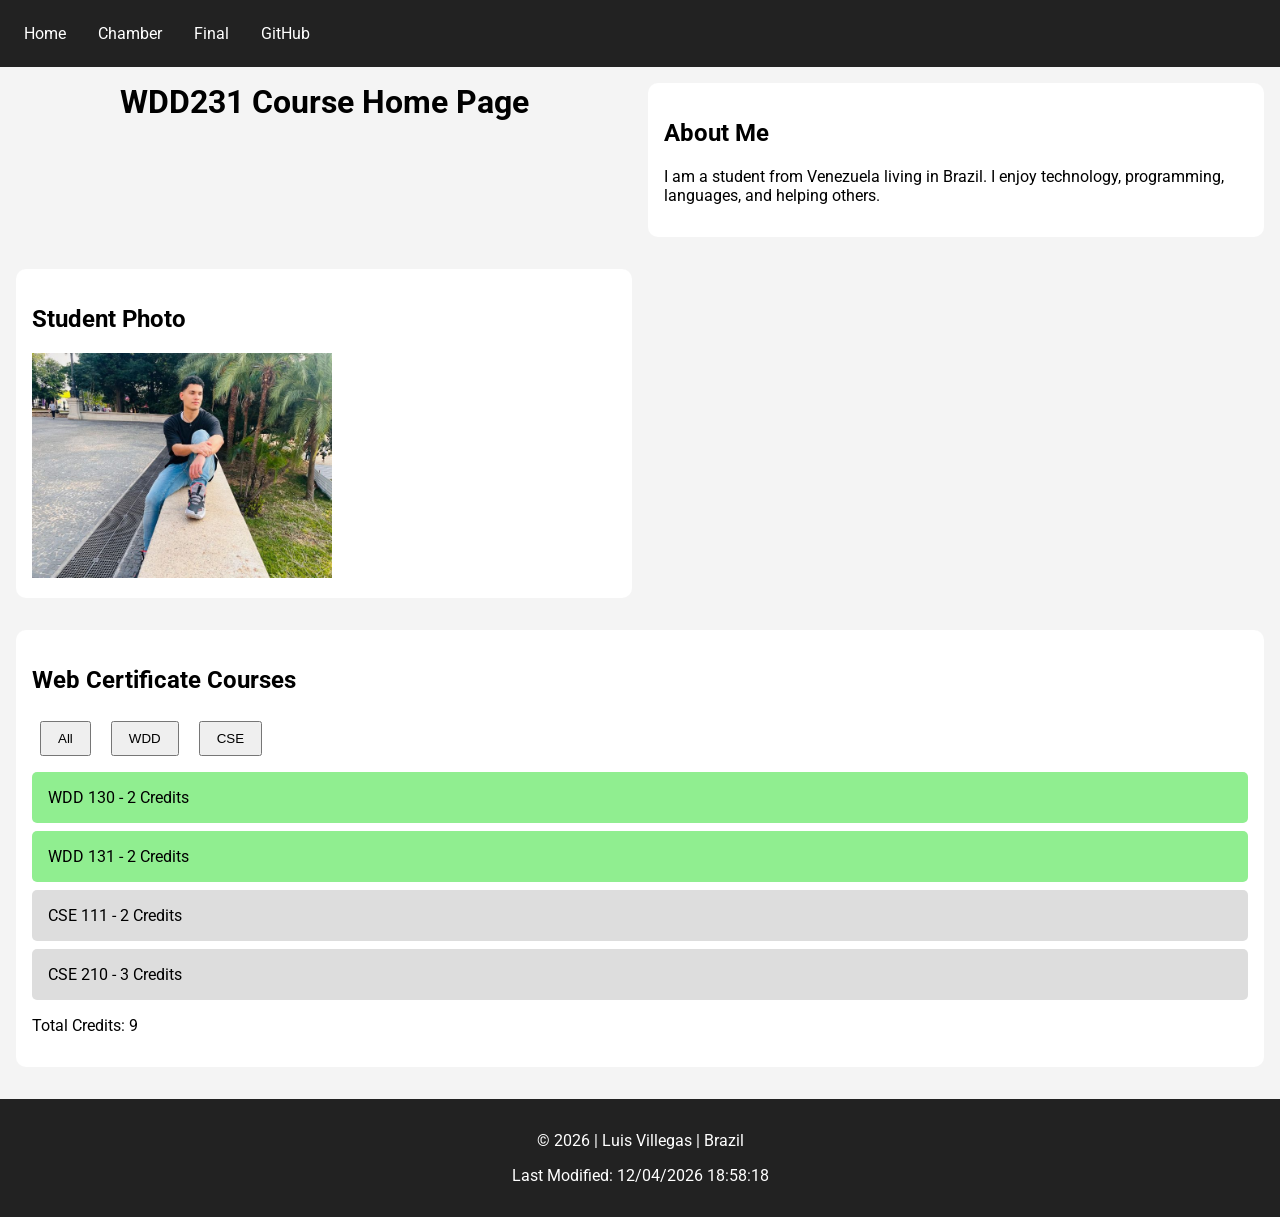
<file: index.html>
<!DOCTYPE html>
<html lang="en">
<head>
    <meta charset="UTF-8">
    <meta name="viewport" content="width=device-width, initial-scale=1.0">
    <title>WDD231 Course Home Page</title>

    <meta name="description" content="This is the WDD231 course home page created by Luis Villegas featuring responsive web design, JavaScript, and dynamic course content.">
    <meta name="author" content="Luis Villegas">

    <link rel="stylesheet" href="styles/base.css">
    <link rel="stylesheet" href="styles/larger.css">
    <link rel="icon" href="favicon.ico">

    <script src="scripts/navigation.js" defer></script>
    <script src="scripts/courses.js" defer></script>
    <script src="scripts/getdates.js" defer></script>

    <meta property="og:title" content="WDD231 Course Home Page">
    <meta property="og:description" content="This is the WDD231 course home page created by Luis Villegas featuring responsive web design and JavaScript projects.">
    <meta property="og:image" content="https://lucho313.github.io/wdd231/images/profile.jpg">
    <meta property="og:url" content="https://lucho313.github.io/wdd231/">

    <link rel="preconnect" href="https://fonts.googleapis.com">
    <link rel="preconnect" href="https://fonts.gstatic.com" crossorigin>

    <link href="https://fonts.googleapis.com/css2?family=Roboto:wght@400;700&display=swap" rel="stylesheet">
</head>

<body>

<header>

    <button id="menu"></button>

    <nav class="navigation">
        <a href="#">Home</a>
        <a href="chamber/directory.html">Chamber</a>
        <a href="#">Final</a>
        <a href="#">GitHub</a>
    </nav>
</header>

<main>
    
    <h1>WDD231 Course Home Page</h1>
    <section class="card">
        <h2>About Me</h2>
        <p>
            I am a student from Venezuela living in Brazil. I enjoy technology,
            programming, languages, and helping others.
        </p>
    </section>

    <section class="card">
        <h2>Student Photo</h2>
        <img src="images/profile.jpg" alt="Profile Photo" width="300">
    </section>

    <section class="courses">
        <h2>Web Certificate Courses</h2>

        <div class="buttons">
            <button id="all">All</button>
            <button id="wdd">WDD</button>
            <button id="cse">CSE</button>
        </div>

        <div id="course-container"></div>

        <p>Total Credits: <span id="credits"></span></p>
    </section>

</main>

<footer>
    <p>
        © <span id="currentyear"></span> | Luis Villegas | Brazil
    </p>

    <p id="lastModified"></p>
</footer>

</body>
</html>
</file>
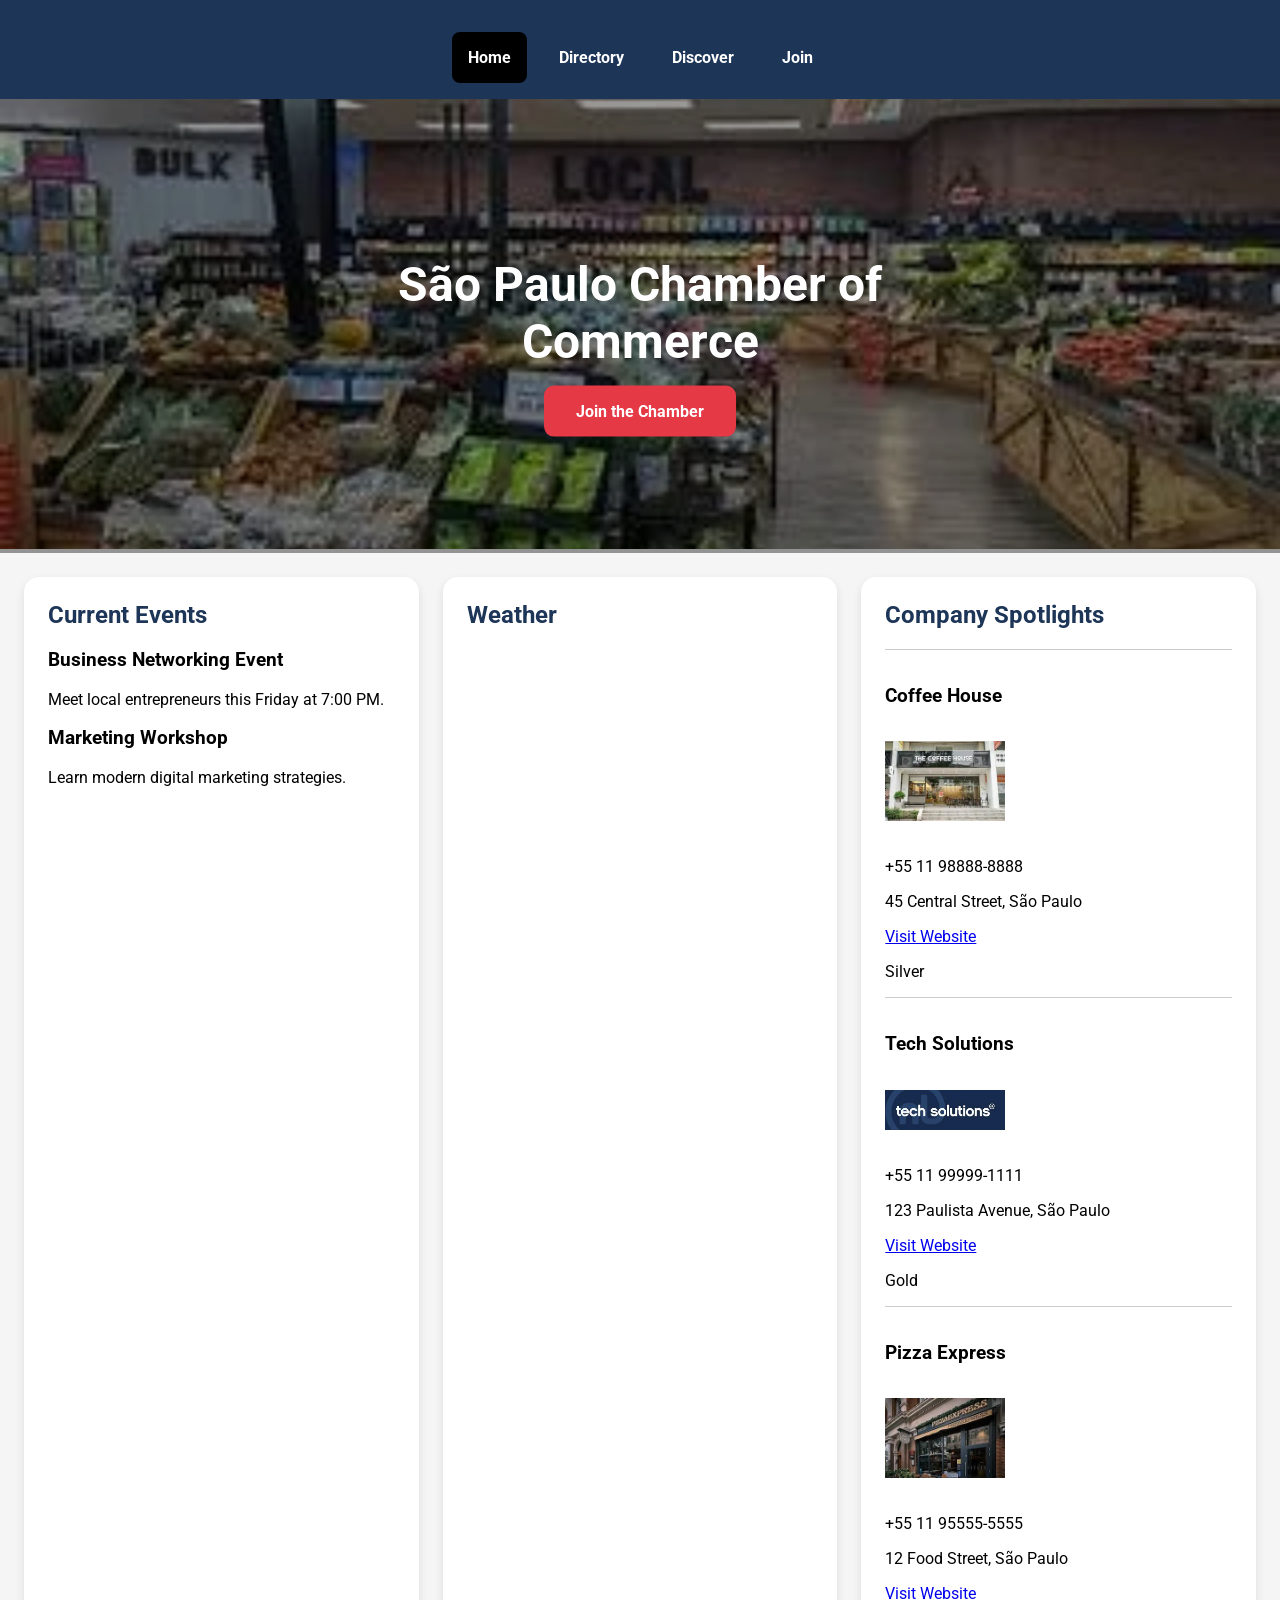
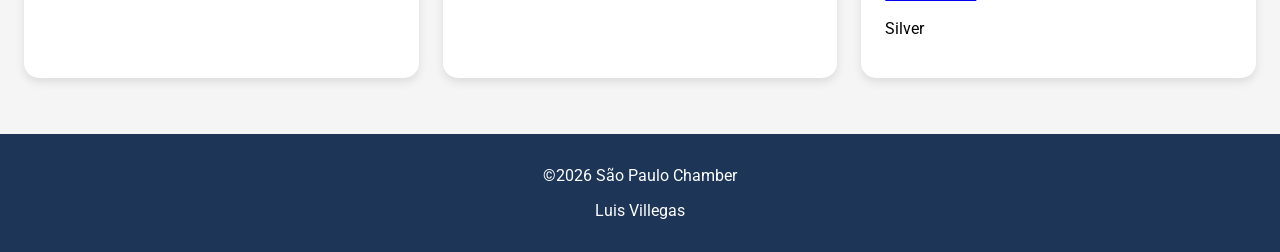
<file: chamber/index.html>
<!DOCTYPE html>
<html lang="en">
<head>
    <meta charset="UTF-8">
    <meta name="viewport" content="width=device-width, initial-scale=1.0">

   <title>Home | São Paulo Chamber of Commerce</title>

   <meta name="description" content="Welcome to the São Paulo Chamber of Commerce. Connect with local businesses and grow your network.">
    <meta name="author" content="Luis Villegas">

    <meta property="og:title" content="São Paulo Chamber">
    <meta property="og:description"
    content="Welcome to the São Paulo Chamber of Commerce homepage. Connect with local businesses and community events.">
    <meta property="og:url" content="https://lucho313.github.io/wdd231/chamber/index.html">


    <link rel="icon" href="/wdd231/favicon.ico">
    <link rel="stylesheet" href="styles/chamber.css">
    <meta property="og:image" content="https://lucho313.github.io/wdd231/chamber/images/tech.webp">
    <link rel="stylesheet" href="styles/chamber-large.css">

    <script src="scripts/weather.js" defer></script>
    <script src="scripts/spotlight.js" defer></script>
    
    <link rel="preconnect" href="https://fonts.googleapis.com">
    <link rel="preconnect" href="https://fonts.gstatic.com" crossorigin>

    <link href="https://fonts.googleapis.com/css2?family=Roboto:wght@400;700&display=swap" rel="stylesheet">


</head>

<body>

<header>

    <button id="menu" aria-label="Open navigation menu">☰</button>

<nav class="navigation">
    <a href="index.html" class="active">Home</a>
    <a href="directory.html">Directory</a>
    <a href="discover.html">Discover</a>
    <a href="join.html">Join</a>
</nav>

</header>

<main>

    <section class="hero">
        <img src="images/market.webp" alt="São Paulo City">

        <div class="hero-text">
            <h1>São Paulo Chamber of Commerce</h1>

            <a href="join.html" class="cta-button">
                Join the Chamber
            </a>
        </div>
    </section>

    <section class="home-grid">

        <section class="card">
            <h2>Current Events</h2>

            <article>
                <h3>Business Networking Event</h3>
                <p>
                    Meet local entrepreneurs this Friday at 7:00 PM.
                </p>
            </article>

            <article>
                <h3>Marketing Workshop</h3>
                <p>
                    Learn modern digital marketing strategies.
                </p>
            </article>
        </section>

        <section class="card weather-card">
            <h2>Weather</h2>

            <p id="current-temp"></p>

            <p id="weather-desc"></p>

            <div id="forecast"></div>
        </section>

        <section class="card">
            <h2>Company Spotlights</h2>

            <div id="spotlight-container"></div>
        </section>

    </section>

</main>

<footer>
    <p>©2026 São Paulo Chamber</p>
    <p>Luis Villegas</p>
</footer>

</body>
</html>
</file>
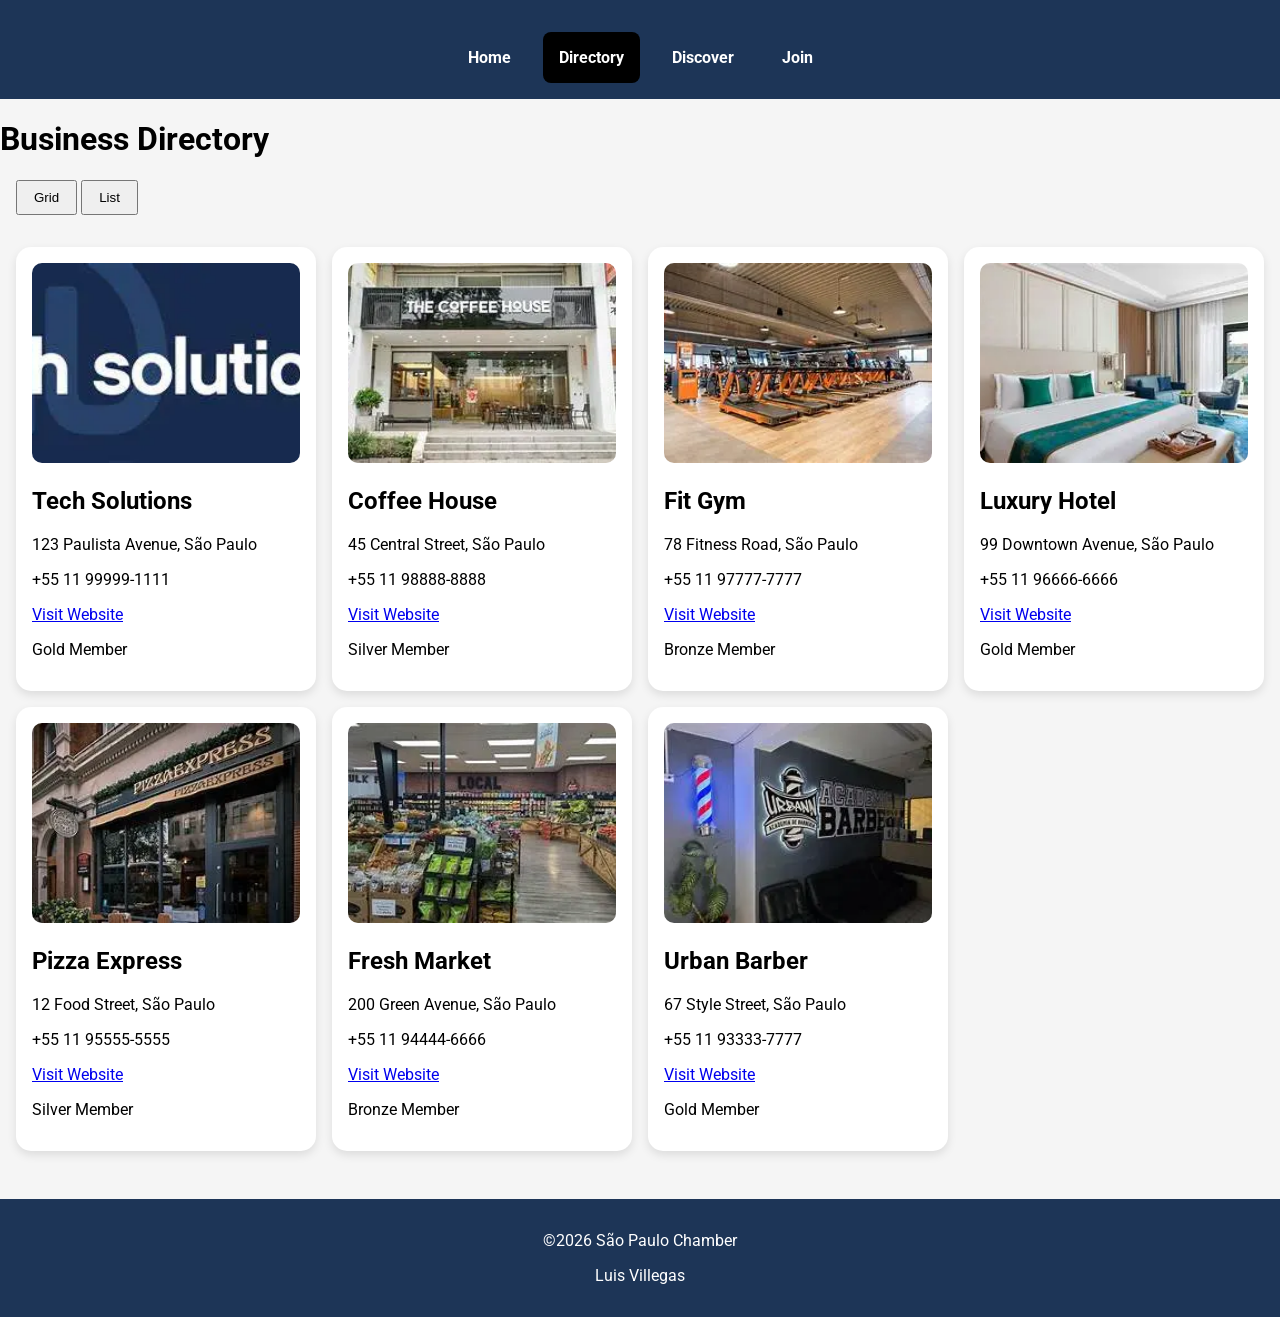
<file: chamber/directory.html>
<!DOCTYPE html>
<html lang="en">
<head>
    <meta charset="UTF-8">
    <meta name="viewport" content="width=device-width, initial-scale=1.0">

    <title>Business Directory | São Paulo Chamber of Commerce</title>

   <meta name="description" content="Explore local businesses, services, and organizations in the São Paulo Chamber of Commerce business directory.">
    <meta name="author" content="Luis Villegas">

    <meta property="og:title" content="São Paulo Chamber">
    <meta property="og:description" content="Explore businesses and organizations connected to the São Paulo Chamber of Commerce directory page.">
    <meta property="og:url" content="https://lucho313.github.io/wdd231/chamber/directory.html">


    <link rel="icon" href="/wdd231/favicon.ico">
    <link rel="stylesheet" href="styles/chamber.css">
    <meta property="og:image" content="https://lucho313.github.io/wdd231/chamber/images/tech.webp">
    <link rel="stylesheet" href="styles/chamber-large.css">

    <script src="scripts/directory.js" defer></script>
    
    <link rel="preconnect" href="https://fonts.googleapis.com">
    <link rel="preconnect" href="https://fonts.gstatic.com" crossorigin>

    <link href="https://fonts.googleapis.com/css2?family=Roboto:wght@400;700&display=swap" rel="stylesheet">


</head>

<body>

<header>

    <button id="menu" aria-label="Open navigation menu">☰</button>

    <nav class="navigation">
        <a href="index.html">Home</a>
        <a href="directory.html" class="active">Directory</a>
        <a href="discover.html">Discover</a>
        <a href="join.html">Join</a>
    </nav>

</header>

<main>

    <h1>Business Directory</h1>

    <div class="menu">
        <button id="grid">Grid</button>
        <button id="list">List</button>
    </div>

    <div id="cards" class="grid"></div>

</main>

<footer>
    <p>©2026 São Paulo Chamber</p>
    <p>Luis Villegas</p>
</footer>

</body>
</html>
</file>
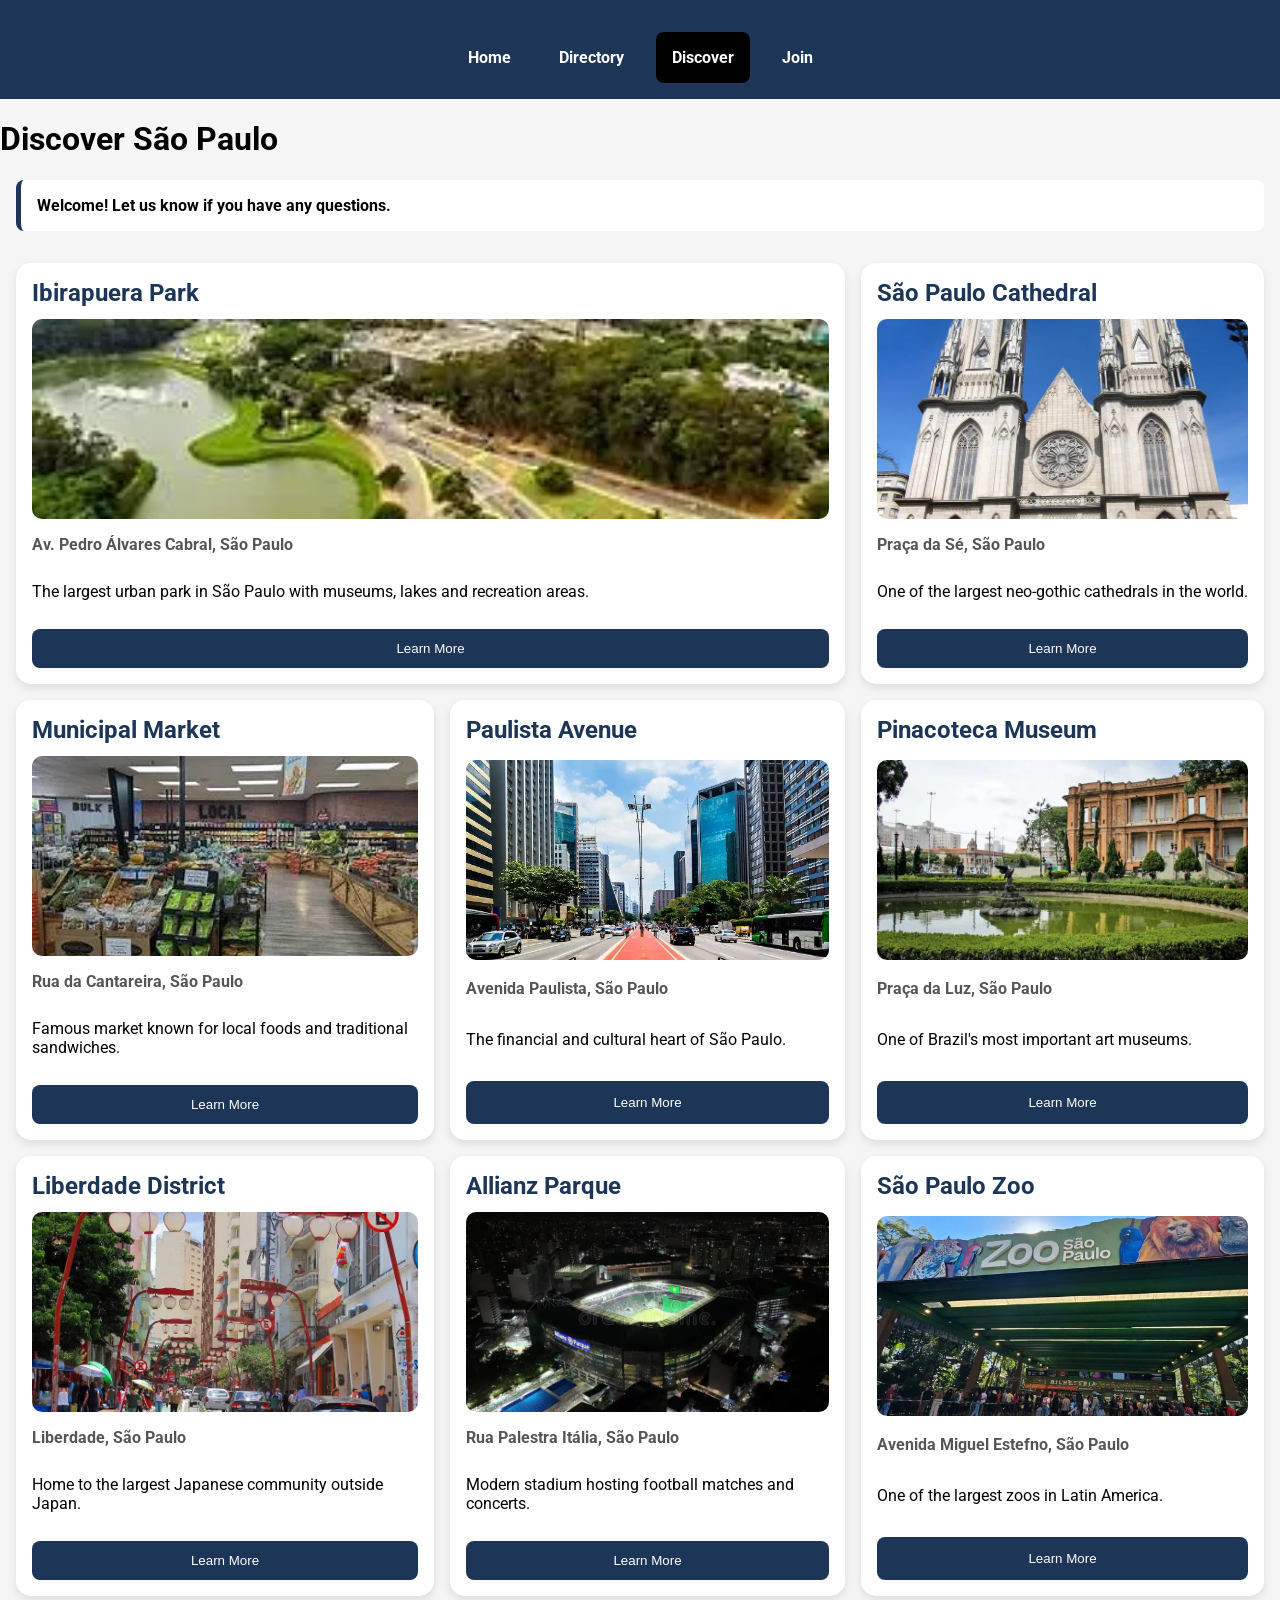
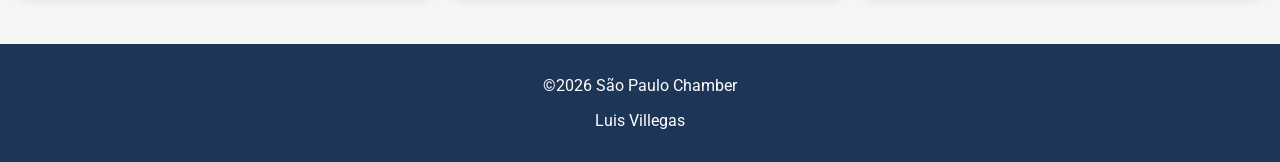
<file: chamber/discover.html>
<!DOCTYPE html>
<html lang="en">
<head>
    <meta charset="UTF-8">
    <meta name="viewport" content="width=device-width, initial-scale=1.0">

    <title>Discover São Paulo | São Paulo Chamber of Commerce</title>

    <meta name="description" content="Discover interesting places and attractions in São Paulo.">
    <meta name="author" content="Luis Villegas">

    <meta property="og:title" content="Discover São Paulo">
    <meta property="og:description" content="Explore attractions and points of interest in São Paulo.">
    <meta property="og:url" content="https://lucho313.github.io/wdd231/chamber/discover.html">
    <meta property="og:image" content="https://lucho313.github.io/wdd231/chamber/images/ibirapuera.webp">

    <link rel="icon" href="/wdd231/favicon.ico">

    <link rel="stylesheet" href="styles/chamber.css">
    <link rel="stylesheet" href="styles/chamber-large.css">

    <script type="module" src="scripts/discover.js" defer></script>

    <link rel="preconnect" href="https://fonts.googleapis.com">
    <link rel="preconnect" href="https://fonts.gstatic.com" crossorigin>

    <link href="https://fonts.googleapis.com/css2?family=Roboto:wght@400;700&display=swap" rel="stylesheet">
</head>

<body>

<header>

    <button id="menu" aria-label="Open navigation menu">☰</button>

    <nav class="navigation">
        <a href="index.html">Home</a>
        <a href="directory.html">Directory</a>
        <a href="discover.html" class="active">Discover</a>
        <a href="join.html">Join</a>
    </nav>

</header>

<main>

    <h1>Discover São Paulo</h1>

    <div id="visit-message"></div>

    <section id="discover-grid"></section>

</main>

<footer>
    <p>©2026 São Paulo Chamber</p>
    <p>Luis Villegas</p>
</footer>

</body>
</html>
</file>
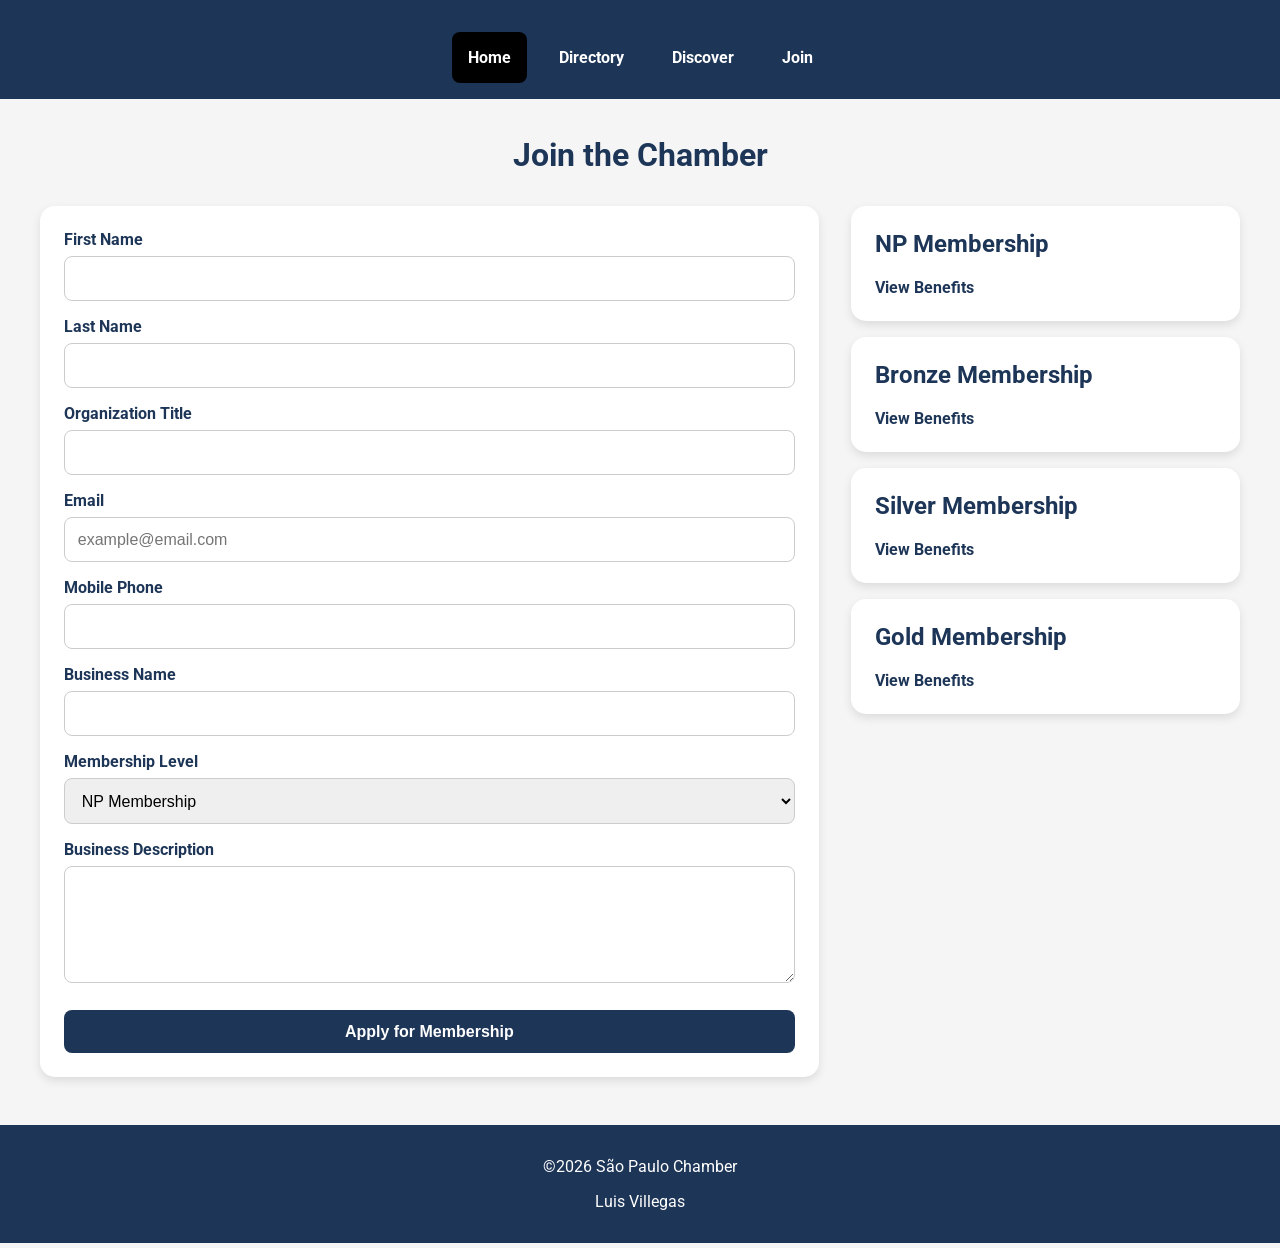
<file: chamber/join.html>
<!DOCTYPE html>
<html lang="en">
<head>
    <meta charset="UTF-8">
    <meta name="viewport" content="width=device-width, initial-scale=1.0">

    <title>Join Chamber | São Paulo Chamber of Commerce</title>

    <meta name="description" content="Apply for membership in the São Paulo Chamber of Commerce and access networking, training, business promotion, and community opportunities.">
    <meta name="author" content="Luis Villegas">

    <link rel="icon" href="/wdd231/favicon.ico">

    <meta property="og:title" content="Join Chamber | São Paulo Chamber of Commerce">

    <meta property="og:description" content="Apply to become a member of the São Paulo Chamber of Commerce and enjoy valuable business networking and promotional opportunities.">

    <meta property="og:image" content="https://lucho313.github.io/wdd231/chamber/images/tech.webp">

    <meta property="og:url" content="https://lucho313.github.io/wdd231/chamber/join.html">

    <link rel="stylesheet" href="styles/chamber.css">
    <link rel="stylesheet" href="styles/chamber-large.css">
    <link rel="stylesheet" href="styles/join.css">

    <script src="scripts/join.js" defer></script>

    <link rel="preconnect" href="https://fonts.googleapis.com">
    <link rel="preconnect" href="https://fonts.gstatic.com" crossorigin>

    <link href="https://fonts.googleapis.com/css2?family=Roboto:wght@400;700&display=swap" rel="stylesheet">
</head>

<body>

<header>
    <button id="menu">☰</button>

    <nav class="navigation">
        <a href="index.html" class="active">Home</a>
        <a href="directory.html">Directory</a>
        <a href="discover.html">Discover</a>
        <a href="join.html">Join</a>
    </nav>
</header>
<main>

<h1>Join the Chamber</h1>

<div class="join-container">

<form method="get" action="thankyou.html">

<label>
First Name
<input
type="text"
name="firstName"
required
title="Enter your first name"
autocomplete="given-name">
</label>

<label>
Last Name
<input
type="text"
name="lastName"
required
title="Enter your last name"
autocomplete="family-name">
</label>

<label>
Organization Title
<input
type="text"
name="orgTitle"
title="Your title in the organization"
autocomplete="organization-title"
pattern="[A-Za-z\s\-]{7,}">
</label>

<label>
Email
<input
type="email"
name="email"
required
title="Enter email address"
autocomplete="email"
placeholder="example@email.com">
</label>

<label>
Mobile Phone
<input
type="tel"
name="phone"
required
title="Enter mobile phone"
autocomplete="tel">
</label>

<label>
Business Name
<input
type="text"
name="business"
required
title="Business name"
autocomplete="organization">
</label>

<label>
Membership Level

<select name="membership">

<option value="np">NP Membership</option>

<option value="bronze">Bronze Membership</option>

<option value="silver">Silver Membership</option>

<option value="gold">Gold Membership</option>

</select>

</label>

<label>
Business Description

<textarea
name="description"
title="Describe your business"
rows="5"></textarea>

</label>

<input
type="hidden"
id="timestamp"
name="timestamp">

<input
type="submit"
value="Apply for Membership">

</form>

<section class="membership-cards">

<div class="card">
<h2>NP Membership</h2>
<a href="#" data-modal="npModal">View Benefits</a>
</div>

<div class="card">
<h2>Bronze Membership</h2>
<a href="#" data-modal="bronzeModal">View Benefits</a>
</div>

<div class="card">
<h2>Silver Membership</h2>
<a href="#" data-modal="silverModal">View Benefits</a>
</div>

<div class="card">
<h2>Gold Membership</h2>
<a href="#" data-modal="goldModal">View Benefits</a>
</div>

</section>

</div>

<dialog id="npModal">
<h2>NP Membership</h2>
<p>Designed for nonprofit organizations. No fee required.</p>
<button class="close">Close</button>
</dialog>

<dialog id="bronzeModal">
<h2>Bronze Membership</h2>
<p>Basic membership with networking opportunities.</p>
<button class="close">Close</button>
</dialog>

<dialog id="silverModal">
<h2>Silver Membership</h2>
<p>Includes training events and advertising discounts.</p>
<button class="close">Close</button>
</dialog>

<dialog id="goldModal">
<h2>Gold Membership</h2>
<p>Premium advertising, featured listings, and event discounts.</p>
<button class="close">Close</button>
</dialog>

</main>

<footer>
    <p>©2026 São Paulo Chamber</p>
    <p>Luis Villegas</p>
</footer>

</body>
</html>
</file>
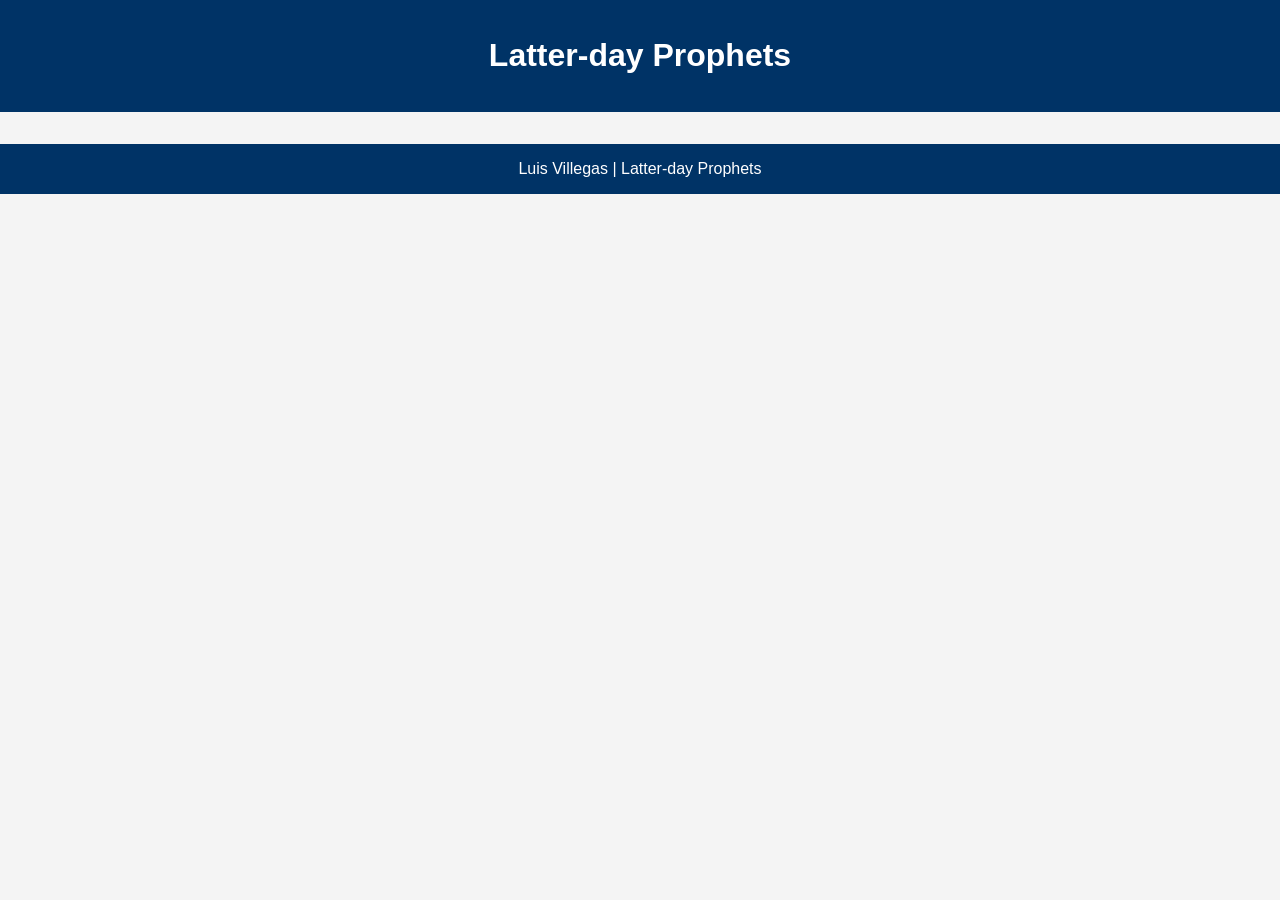
<file: prophets/prophets.html>
<!DOCTYPE html>
<html lang="en">
<head>
    <meta charset="UTF-8">
    <meta name="viewport" content="width=device-width, initial-scale=1.0">

    <title>Latter-day Prophets</title>

    <link rel="stylesheet" href="styles/prophets.css">
    <script src="scripts/prophets.js" defer></script>
</head>
<body>

<header>
    <h1>Latter-day Prophets</h1>
</header>

<main>
    <div id="cards"></div>
</main>

<footer>
    Luis Villegas | Latter-day Prophets
</footer>

</body>
</html>
</file>
<file: styles/base.css>
body {
    font-family: 'Roboto', sans-serif;
    margin: 0;
    background: #f4f4f4;
}

header {
    background: #222;
    color: white;
    padding: 1rem;
}

h1 {
    margin: 0;
}

.navigation {
    display: flex;
    flex-direction: column;
}

.navigation a {
    color: white;
    text-decoration: none;
    padding: .5rem;
}

.navigation a:hover {
    background: #444;
}

#menu {
    display: block;
    margin: 1rem 0;
}

main {
    padding: 1rem;
}

.card,
.courses {
    background: white;
    padding: 1rem;
    margin-bottom: 1rem;
    border-radius: 10px;
}

img {
    max-width: 100%;
    height: auto;
}

.buttons button {
    margin: .5rem;
    padding: .5rem 1rem;
}

.course-card {
    padding: 1rem;
    margin: .5rem 0;
    background: #ddd;
    border-radius: 5px;
}

.completed {
    background: #90ee90;
}

footer {
    background: #222;
    color: white;
    text-align: center;
    padding: 1rem;
}

main h1 {
    text-align: center;
    margin-bottom: 1.5rem;
}
</file>
<file: styles/larger.css>
@media (min-width: 768px) {

    .navigation {
        flex-direction: row;
        gap: 1rem;
    }

    main {
        display: grid;
        grid-template-columns: 1fr 1fr;
        gap: 1rem;
    }

    .courses {
        grid-column: span 2;
    }

    #menu {
        display: none;
    }
}
</file>
<file: chamber/styles/chamber.css>
body {
    font-family: 'Roboto', sans-serif;
    margin: 0;
    background-color: #f5f5f5;
}

header {
    background: #1d3557;
    padding: 1rem;
}

#menu {
    background: none;
    border: none;
    color: white;
    font-size: 2rem;
    cursor: pointer;
}

.navigation {
    display: none;
    flex-direction: column;
    margin-top: 1rem;
}

.navigation.open {
    display: flex;
}

.navigation a {
    color: white;
    text-decoration: none;
    padding: 1rem;
    font-weight: bold;
}

.navigation a:hover {
    background-color: rgba(255,255,255,0.1);
}

.navigation .active {
    background: black;
    border-radius: 8px;
}

.hero {
    position: relative;
}

.hero img {
    width: 100%;
    height: 450px;
    object-fit: cover;
}

.hero::before {
    content: "";
    position: absolute;
    inset: 0;
    background: rgba(0,0,0,0.4);
}

.hero-text {
    position: absolute;
    top: 50%;
    left: 50%;
    transform: translate(-50%, -50%);
    text-align: center;
    color: white;
    z-index: 1;
}

.hero-text h1 {
    font-size: 2rem;
    margin-bottom: 1rem;
}

.cta-button {
    display: inline-block;
    background: #e63946;
    color: white;
    padding: 1rem 2rem;
    border-radius: 10px;
    text-decoration: none;
    font-weight: bold;
}

.home-grid {
    display: grid;
    grid-template-columns: 1fr;
    gap: 1.5rem;
    padding: 1.5rem;
}

.card {
    background: white;
    padding: 1.5rem;
    border-radius: 15px;
    box-shadow: 0 4px 10px rgba(0,0,0,0.1);
}

.card h2 {
    color: #1d3557;
    margin-top: 0;
}

.spotlight-card {
    margin-top: 1rem;
    border-top: 1px solid #ccc;
    padding-top: 1rem;
}

.spotlight-card img {
    width: 120px;
    margin: 1rem 0;
}

.menu {
    margin: 1rem;
}

.menu button {
    padding: .5rem 1rem;
    cursor: pointer;
}

#cards {
    padding: 1rem;
}

#cards.grid {
    display: grid;
    grid-template-columns: repeat(auto-fit, minmax(300px, 1fr));
    gap: 1rem;
}

#cards.list {
    display: flex;
    flex-direction: column;
    gap: 1rem;
}

#cards section {
    background: white;
    padding: 1rem;
    border-radius: 15px;
    box-shadow: 0 4px 10px rgba(0,0,0,0.1);
}

#cards img {
    width: 100%;
    border-radius: 10px;
    object-fit: cover;
}

#cards.grid img {
    height: 200px;
}

#cards.list section {
    display: grid;
    grid-template-columns: 200px 1fr;
    align-items: center;
    gap: 1rem;
}

#cards.list img {
    width: 180px;
    height: 120px;
}

footer {
    background: #1d3557;
    color: white;
    text-align: center;
    padding: 1rem;
    margin-top: 2rem;
}

@media (min-width: 768px) {

    #menu {
        display: none;
    }

    .navigation {
        display: flex;
        flex-direction: row;
        justify-content: center;
        gap: 1rem;
    }

    .home-grid {
        grid-template-columns: 1fr 1fr 1fr;
    }

    .hero-text h1 {
        font-size: 3rem;
    }
}

/* DISCOVER PAGE */

#visit-message {
    background: white;
    padding: 1rem;
    margin: 1rem;
    border-left: 5px solid #1d3557;
    border-radius: 8px;
    font-weight: bold;
}

#discover-grid {
    display: grid;
    gap: 1rem;
    padding: 1rem;
}

#discover-grid article {
    background: white;
    border-radius: 15px;
    padding: 1rem;
    box-shadow: 0 4px 10px rgba(0,0,0,0.1);

    display: grid;
    gap: .75rem;
}

#discover-grid h2 {
    color: #1d3557;
    margin: 0;
}

#discover-grid figure {
    margin: 0;
}

#discover-grid img {
    width: 100%;
    height: 200px;
    object-fit: cover;
    border-radius: 10px;
}

#discover-grid address {
    font-style: normal;
    font-weight: bold;
    color: #555;
}

#discover-grid button {
    background: #1d3557;
    color: white;
    border: none;
    padding: .75rem;
    border-radius: 8px;
    cursor: pointer;
}

#discover-grid button:hover {
    background: #274c77;
}
</file>
<file: chamber/styles/chamber-large.css>
@media screen and (min-width: 768px) {

    #menu {
        display: none;
    }

    .navigation {
        display: flex;
        flex-direction: row;
        justify-content: center;
        gap: 1rem;
    }

    /* Discover Page */

    #discover-grid {
        grid-template-areas:
            "a b"
            "c d"
            "e f"
            "g h";
    }

    #discover-grid article:nth-child(1) {
        grid-area: a;
    }

    #discover-grid article:nth-child(2) {
        grid-area: b;
    }

    #discover-grid article:nth-child(3) {
        grid-area: c;
    }

    #discover-grid article:nth-child(4) {
        grid-area: d;
    }

    #discover-grid article:nth-child(5) {
        grid-area: e;
    }

    #discover-grid article:nth-child(6) {
        grid-area: f;
    }

    #discover-grid article:nth-child(7) {
        grid-area: g;
    }

    #discover-grid article:nth-child(8) {
        grid-area: h;
    }
}

@media screen and (min-width: 1024px) {

    #discover-grid {
        grid-template-areas:
            "a a b"
            "c d e"
            "f g h";
    }

    #discover-grid img:hover {
        transform: scale(1.05);
        transition: transform 0.3s ease;
    }
}
</file>
<file: chamber/styles/join.css>
body {
    font-family: 'Roboto', sans-serif;
    margin: 0;
    background-color: #f5f5f5;
}



header {
    background-color: #1d3557;
    padding: 1rem;
}

#menu {
    background: none;
    border: none;
    color: white;
    font-size: 2rem;
    cursor: pointer;
}

.navigation {
    display: none;
    flex-direction: column;
    margin-top: 1rem;
}

.navigation.open {
    display: flex;
}

.navigation a {
    color: white;
    text-decoration: none;
    padding: 1rem;
    font-weight: bold;
}

.navigation a:hover {
    background-color: rgba(255,255,255,0.1);
}

.navigation .active {
    background: black;
    border-radius: 8px;
}



main {
    max-width: 1200px;
    margin: 0 auto;
    padding: 1rem;
}

h1 {
    color: #1d3557;
    text-align: center;
    margin-bottom: 2rem;
}



.join-container {
    display: grid;
    gap: 2rem;
}



form {
    background: white;
    padding: 1.5rem;
    border-radius: 15px;
    box-shadow: 0 4px 10px rgba(0,0,0,0.1);
}

label {
    display: block;
    margin-bottom: 1rem;
    font-weight: bold;
    color: #1d3557;
}

input,
select,
textarea {
    width: 100%;
    padding: .8rem;
    margin-top: .4rem;
    border: 1px solid #ccc;
    border-radius: 8px;
    box-sizing: border-box;
    font-size: 1rem;
}

textarea {
    resize: vertical;
}

input[type="submit"] {
    background: #1d3557;
    color: white;
    border: none;
    cursor: pointer;
    font-weight: bold;
    transition: .3s;
}

input[type="submit"]:hover {
    background: #274c77;
}



.membership-cards {
    display: grid;
    gap: 1rem;
}

.membership-cards .card {
    background: white;
    padding: 1.5rem;
    border-radius: 15px;
    box-shadow: 0 4px 10px rgba(0,0,0,0.1);

    opacity: 0;
    transform: translateY(30px);
    animation: slideUp .8s forwards;
}

.membership-cards .card:nth-child(2) {
    animation-delay: .2s;
}

.membership-cards .card:nth-child(3) {
    animation-delay: .4s;
}

.membership-cards .card:nth-child(4) {
    animation-delay: .6s;
}

.membership-cards .card h2 {
    color: #1d3557;
    margin-top: 0;
}

.membership-cards .card a {
    color: #1d3557;
    text-decoration: none;
    font-weight: bold;
}

.membership-cards .card a:hover {
    text-decoration: underline;
}

/* ---------- ANIMATION ---------- */

@keyframes slideUp {

    from {
        opacity: 0;
        transform: translateY(30px);
    }

    to {
        opacity: 1;
        transform: translateY(0);
    }

}



dialog {
    border: none;
    border-radius: 15px;
    padding: 2rem;
    max-width: 500px;
    width: 90%;
}

dialog h2 {
    color: #1d3557;
}

dialog button {
    background: #1d3557;
    color: white;
    border: none;
    padding: .75rem 1rem;
    border-radius: 8px;
    cursor: pointer;
}

dialog::backdrop {
    background: rgba(0,0,0,.5);
}

/* ---------- THANK YOU PAGE ---------- */

.thankyou-card {
    background: white;
    max-width: 700px;
    margin: 2rem auto;
    padding: 2rem;
    border-radius: 15px;
    box-shadow: 0 4px 10px rgba(0,0,0,0.1);
}

.thankyou-card h2 {
    color: #1d3557;
}

.thankyou-card p {
    margin: .75rem 0;
}



footer {
    background: #1d3557;
    color: white;
    text-align: center;
    padding: 1rem;
    margin-top: 2rem;
}



@media (min-width: 768px) {

    #menu {
        display: none;
    }

    .navigation {
        display: flex;
        flex-direction: row;
        justify-content: center;
        gap: 1rem;
    }

    .join-container {
        grid-template-columns: 2fr 1fr;
        align-items: start;
    }

}
</file>
<file: prophets/styles/prophets.css>
body {
    font-family: Arial, sans-serif;
    margin: 0;
    padding: 0;
    text-align: center;
    background-color: #f4f4f4;
}

header,
footer {
    background-color: #003366;
    color: white;
    padding: 1rem;
}

main {
    padding: 1rem;
}

#cards {
    display: grid;
    grid-template-columns: repeat(auto-fit, minmax(320px, 1fr));
    gap: 1rem;
}

section {
    background-color: white;
    border-radius: 10px;
    padding: 1rem;
    box-shadow: 0 0 10px rgba(0,0,0,0.1);
}

img {
    width: 100%;
    height: auto;
    border-radius: 10px;
}
</file>
